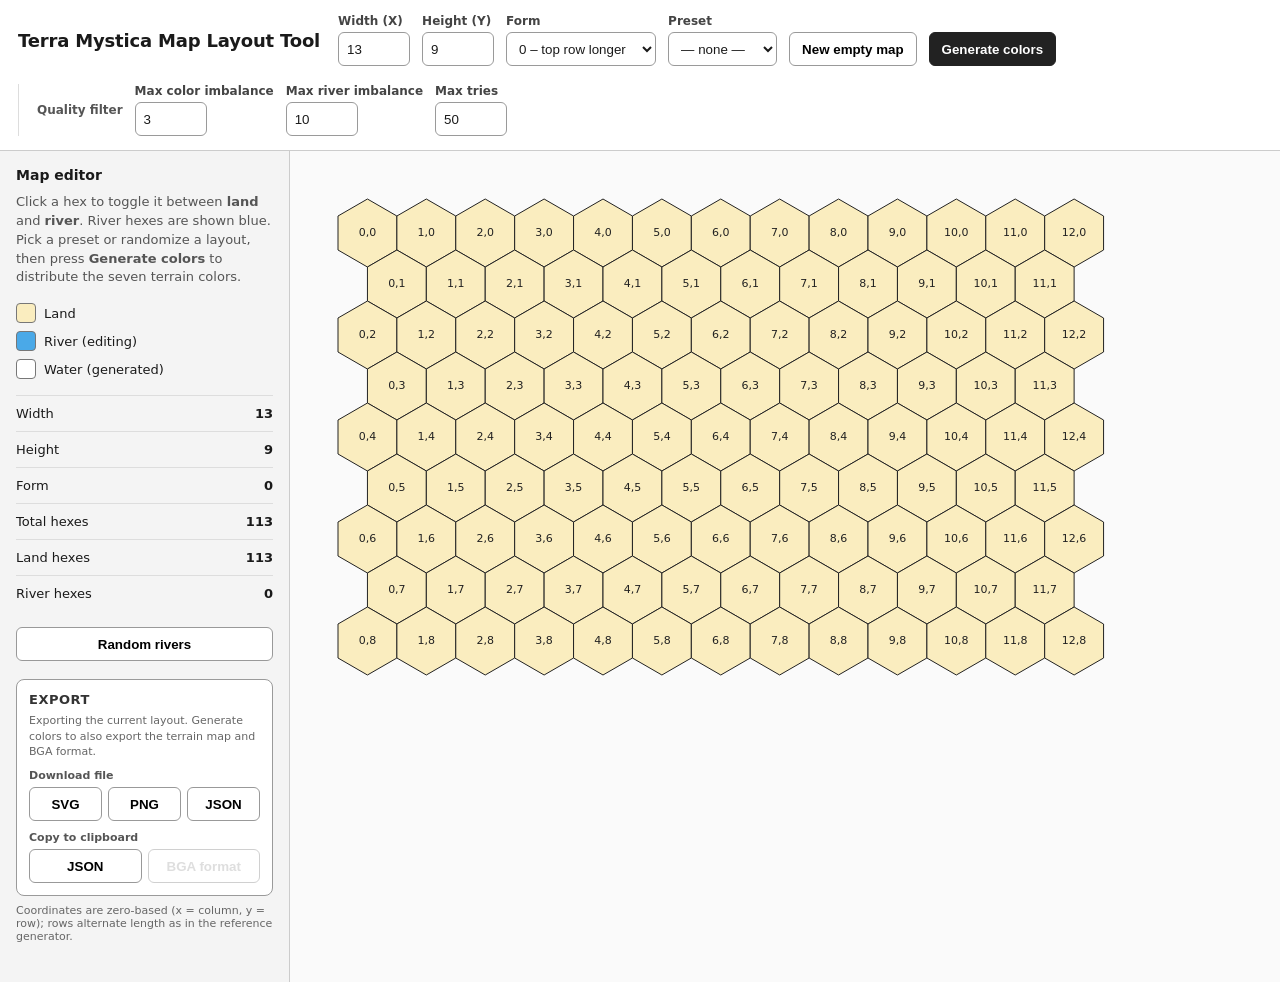
<file: index.html>
<!doctype html>
<html lang="en">
<head>
    <meta charset="utf-8">
    <meta name="viewport" content="width=device-width,initial-scale=1">
    <title>Terra Mystica Map Layout Tool</title>
    <link rel="stylesheet" href="styles.css">
</head>
<body>
<header>
    <h1>Terra Mystica Map Layout Tool</h1>
    <div class="controls">
        <label>Width (X)<input id="width" type="number" min="1" max="40" value="13"></label>
        <label>Height (Y)<input id="height" type="number" min="1" max="40" value="9"></label>
        <label>Form
            <select id="form">
                <option value="0">0 &ndash; top row longer</option>
                <option value="1">1 &ndash; top row shorter</option>
            </select>
        </label>
        <label>Preset
            <select id="preset">
                <option value="">&mdash; none &mdash;</option>
            </select>
        </label>
        <button id="newMap">New empty map</button>
        <button class="primary" id="generateColors">Generate colors</button>
        <button id="backToLayout" style="display:none">Back to layout</button>
    </div>
    <div class="controls quality-controls">
        <span class="quality-title">Quality filter</span>
        <label title="Maximum how far any color count may deviate from an even share of the land hexes.">Max color imbalance<input id="maxColorImbalance" type="number" min="0" step="0.5" value="3"></label>
        <label title="Maximum how much more river access the luckiest color may have over the average color.">Max river imbalance<input id="maxRiverImbalance" type="number" min="0" step="0.5" value="10"></label>
        <label title="How many maps to try before giving up and showing the best attempt.">Max tries<input id="maxTries" type="number" min="1" max="1000" value="50"></label>
    </div>
</header>

<main>
    <aside>
        <h2>Map editor</h2>
        <p class="hint" id="editHint">
            Click a hex to toggle it between <b>land</b> and <b>river</b>.
            River hexes are shown blue. Pick a preset or randomize a layout, then
            press <b>Generate colors</b> to distribute the seven terrain colors.
        </p>
        <p class="hint" id="swapHint" style="display:none">
            Colors generated. Click <b>exactly two land hexes</b> to swap them
            (water hexes cannot be swapped). Click a selected hex again to deselect it.
        </p>

        <div class="legend">
            <div class="swatch"><i id="landSwatch" style="background:#faedbf"></i> Land</div>
            <div class="swatch"><i style="background:#4aa9e8"></i> River (editing)</div>
            <div class="swatch"><i style="background:#ffffff"></i> Water (generated)</div>
        </div>

        <div class="stat"><span>Width</span><b id="statW">13</b></div>
        <div class="stat"><span>Height</span><b id="statH">9</b></div>
        <div class="stat"><span>Form</span><b id="statForm">0</b></div>
        <div class="stat"><span>Total hexes</span><b id="statTotal">117</b></div>
        <div class="stat"><span>Land hexes</span><b id="statLand">117</b></div>
        <div class="stat"><span>River hexes</span><b id="statRiver">0</b></div>

        <div id="swapStatus"></div>

        <div id="qualityReport" class="quality-report" style="display:none"></div>

        <div class="actions">
            <button id="randomRivers">Random rivers</button>
            <button id="reevaluate" style="display:none" title="Re-check the current map (including any hex swaps) against the quality thresholds.">Re-evaluate map</button>
        </div>

        <div class="export" id="exportSection">
            <h3 class="export-title">Export</h3>
            <p class="export-hint" id="exportHint">Exporting the current layout. Generate colors to also export the terrain map and BGA format.</p>
            <div class="export-group">
                <span class="export-label">Download file</span>
                <div class="export-buttons">
                    <button id="exportSvg" title="Download the map as a vector SVG image.">SVG</button>
                    <button id="exportPng" title="Download the map as a PNG image.">PNG</button>
                    <button id="exportJson" title="Download the map data as JSON.">JSON</button>
                </div>
            </div>
            <div class="export-group">
                <span class="export-label">Copy to clipboard</span>
                <div class="export-buttons">
                    <button id="copyJson" title="Copy the map data as JSON.">JSON</button>
                    <button id="copyBga" disabled title="Generate colors first to copy the BGA format.">BGA format</button>
                </div>
            </div>
        </div>
        <p class="small">Coordinates are zero-based (x = column, y = row); rows alternate length as in the reference generator.</p>
    </aside>

    <section id="canvasWrap">
        <svg id="map" xmlns="http://www.w3.org/2000/svg" aria-label="Hex map"></svg>
    </section>
</main>

<!-- Services (no external dependencies) -->
<script src="src/services/colors.js"></script>
<script src="src/services/hexGeometry.js"></script>
<script src="src/services/terrainMapGenerator.js"></script>
<script src="src/services/layoutGenerator.js"></script>
<!-- UI -->
<script src="src/ui/mapRenderer.js"></script>
<script src="src/ui/app.js"></script>
</body>
</html>
</file>
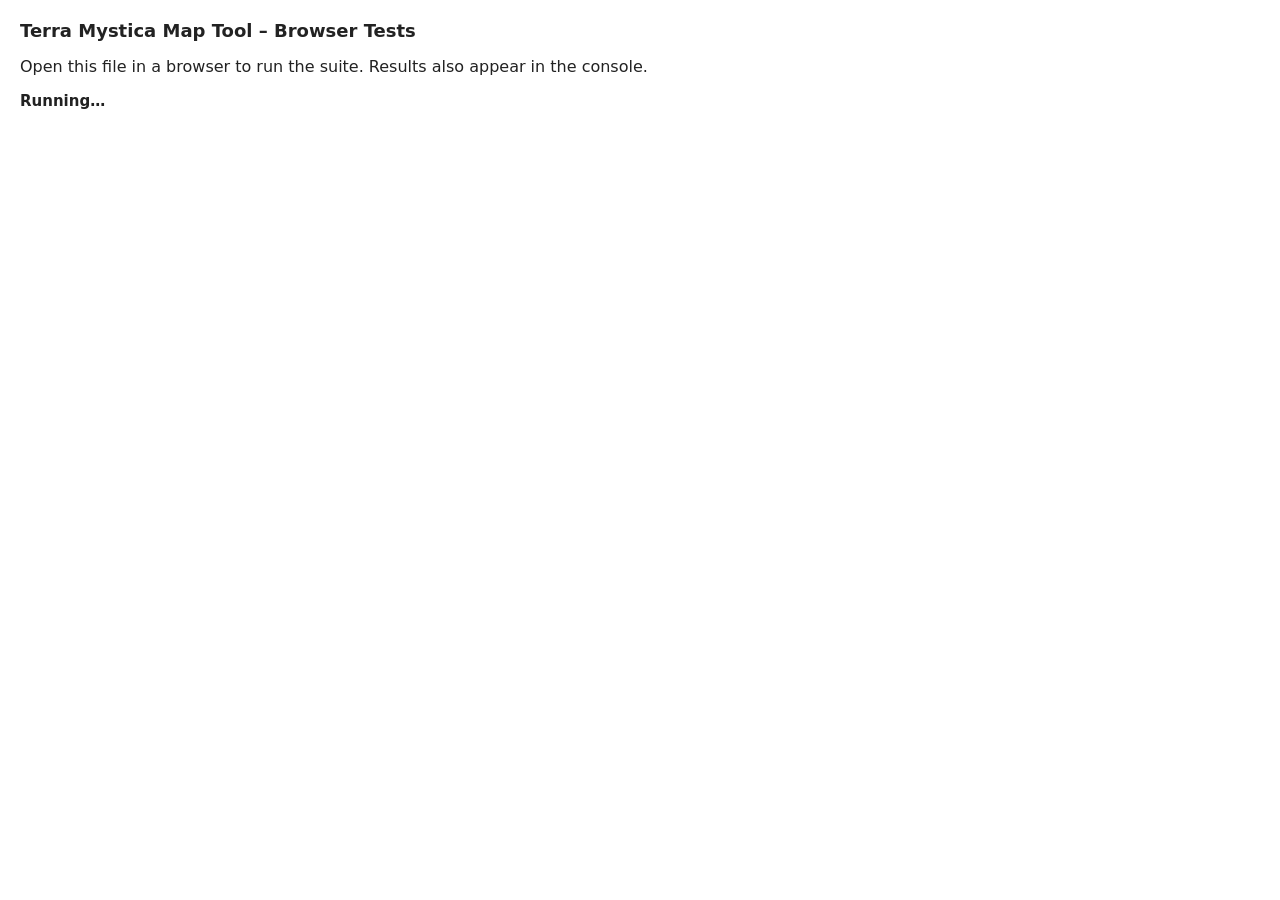
<file: test/index.html>
<!doctype html>
<html lang="en">
<head>
    <meta charset="utf-8">
    <meta name="viewport" content="width=device-width,initial-scale=1">
    <title>Terra Mystica Map Tool &ndash; Tests</title>
    <style>
        body { margin: 20px; font-family: system-ui, -apple-system, Segoe UI, sans-serif; color: #222; }
        h1 { font-size: 18px; }
        #summary { font-size: 15px; font-weight: 700; margin: 10px 0 16px; }
        #summary.ok { color: #2e7d32; }
        #summary.bad { color: #c62828; }
        #results { font-family: ui-monospace, SFMono-Regular, Menlo, monospace; font-size: 12px; line-height: 1.6; }
        #results .pass { color: #2e7d32; }
        #results .fail { color: #c62828; font-weight: 700; }
        /* The controller needs its DOM to exist; keep it off-screen for the test page. */
        #appDom { position: absolute; left: -10000px; top: 0; width: 1px; height: 1px; overflow: hidden; }
    </style>
</head>
<body>
<h1>Terra Mystica Map Tool &ndash; Browser Tests</h1>
<p>Open this file in a browser to run the suite. Results also appear in the console.</p>
<div id="summary">Running&hellip;</div>
<div id="results"></div>

<!-- Hidden DOM required by the app controller (app.js) to initialize. -->
<div id="appDom" aria-hidden="true">
    <input id="width" type="number" value="13">
    <input id="height" type="number" value="9">
    <select id="form">
        <option value="0">0</option>
        <option value="1">1</option>
    </select>
    <select id="preset"></select>
    <button id="newMap"></button>
    <button id="generateColors"></button>
    <button id="backToLayout"></button>
    <button id="randomRivers"></button>
    <button id="exportSvg"></button>
    <button id="exportPng"></button>
    <button id="exportJson"></button>
    <button id="copyJson"></button>
    <button id="copyBga"></button>
    <span id="statW"></span>
    <span id="statH"></span>
    <span id="statForm"></span>
    <span id="statTotal"></span>
    <span id="statLand"></span>
    <span id="statRiver"></span>
    <i id="landSwatch"></i>
    <p id="editHint"></p>
    <p id="swapHint"></p>
    <div id="swapStatus"></div>
    <svg id="map" xmlns="http://www.w3.org/2000/svg" aria-label="Hex map"></svg>
</div>

<!-- Services (no external dependencies) -->
<script src="../src/services/colors.js"></script>
<script src="../src/services/hexGeometry.js"></script>
<script src="../src/services/terrainMapGenerator.js"></script>
<script src="../src/services/layoutGenerator.js"></script>
<!-- UI -->
<script src="../src/ui/mapRenderer.js"></script>
<script src="../src/ui/app.js"></script>
<!-- Test runner -->
<script src="tests.js"></script>
</body>
</html>
</file>
<file: styles.css>
:root { --panel:#f4f4f4; --border:#9a9a9a; --text:#1a1a1a; --land:#faedbf; --river:#4aa9e8; --accent:#1565c0; }
* { box-sizing:border-box; }
body { margin:0; font-family:system-ui,-apple-system,Segoe UI,sans-serif; color:var(--text); background:#fff; -webkit-font-smoothing:antialiased; text-rendering:optimizeLegibility; }
header { padding:14px 18px; border-bottom:1px solid #ccc; box-shadow:0 1px 3px rgba(0,0,0,.06); display:flex; gap:18px; align-items:center; flex-wrap:wrap; }
header h1 { font-size:18px; margin:0; font-weight:700; letter-spacing:-.01em; }
.controls { display:flex; gap:12px; align-items:end; flex-wrap:wrap; }
label { font-size:12px; font-weight:600; color:#444; display:flex; flex-direction:column; gap:4px; }
input[type=number], input[type=color], select { height:34px; border:1px solid var(--border); border-radius:6px; background:#fff; font-weight:400; color:var(--text); transition:border-color .12s, box-shadow .12s; }
input[type=number] { width:72px; padding:4px 8px; }
input[type=color] { width:52px; padding:2px; }
select { padding:4px 8px; }
input[type=number]:focus, input[type=color]:focus, select:focus { outline:none; border-color:var(--accent); box-shadow:0 0 0 3px rgba(21,101,192,.18); }
button { height:34px; padding:0 12px; border:1px solid #999; border-radius:6px; background:#fff; cursor:pointer; font-weight:600; transition:background .12s, border-color .12s, box-shadow .12s; }
button:hover:not(:disabled) { background:#eee; border-color:#777; }
button:focus-visible { outline:none; box-shadow:0 0 0 3px rgba(21,101,192,.25); }
button:active:not(:disabled) { transform:translateY(1px); }
button:disabled { opacity:.45; cursor:not-allowed; }
button.primary { background:#222; color:#fff; border-color:#222; }
button.primary:hover:not(:disabled) { background:#000; border-color:#000; }
main { display:flex; height:calc(100vh - 69px); min-height:500px; }
aside { width:290px; padding:16px; border-right:1px solid #ccc; background:var(--panel); overflow:auto; }
aside h2 { font-size:14px; margin:0 0 10px; }
.hint { font-size:13px; line-height:1.45; color:#555; margin:0 0 16px; }
.stat { padding:10px 0; border-top:1px solid #ddd; font-size:13px; display:flex; justify-content:space-between; }
.legend { margin:16px 0; display:grid; gap:8px; }
.swatch { display:flex; align-items:center; gap:8px; font-size:13px; }
.swatch i { width:20px; height:20px; border:1px solid #777; border-radius:4px; display:inline-block; }
.actions { display:grid; gap:8px; margin-top:16px; }
.actions .sep { border-top:1px solid #ddd; margin:4px 0; }
.export { margin-top:18px; padding:12px; border:1px solid var(--border); border-radius:8px; background:#fff; }
.export-title { font-size:13px; margin:0 0 6px; text-transform:uppercase; letter-spacing:.04em; color:#333; }
.export-hint { font-size:11px; line-height:1.4; color:#666; margin:0 0 10px; }
.export-group { margin-top:10px; }
.export-group:first-of-type { margin-top:0; }
.export-label { display:block; font-size:11px; font-weight:600; color:#555; margin-bottom:5px; }
.export-buttons { display:flex; flex-wrap:wrap; gap:6px; }
.export-buttons button { flex:1 1 0; min-width:56px; }
#swapStatus { font-size:12px; color:#333; margin-top:8px; font-weight:600; }
.quality-controls { padding-left:18px; border-left:1px solid #ddd; }
.quality-title { align-self:center; font-size:12px; font-weight:600; color:#555; }
.quality-report { margin-top:10px; padding:10px; border:1px solid var(--border); border-radius:6px; font-size:12px; background:#fff; }
.quality-report.ok { border-color:#2e7d32; background:#eef8ef; }
.quality-report.bad { border-color:#c62828; background:#fdeeee; }
.quality-head { font-weight:600; margin-bottom:4px; }
.quality-head.ok { color:#2e7d32; }
.quality-head.bad { color:#c62828; }
.quality-metrics { color:#444; margin-top:6px; display:grid; gap:8px; }
.metric { border-top:1px solid #e6e6e6; padding-top:6px; }
.metric:first-child { border-top:none; padding-top:0; }
.metric-line { display:flex; align-items:baseline; gap:6px; }
.metric-name { font-weight:600; color:#333; }
.metric-value { font-weight:700; font-variant-numeric:tabular-nums; color:#111; }
.metric-max { color:#888; font-size:11px; }
.metric-explain { margin-top:2px; color:#666; line-height:1.4; }
.quality-stale { margin-bottom:6px; padding:5px 7px; border-radius:4px; background:#fff6e0; border:1px solid #e0b64a; color:#7a5b00; font-weight:600; }
.quality-fails-title { margin-top:6px; font-weight:600; color:#555; }
.quality-fails { margin:4px 0 0; padding-left:18px; color:#555; }
.quality-fails li { margin:2px 0; }
#canvasWrap { flex:1; overflow:auto; background:#fafafa; position:relative; }
svg { display:block; margin:24px; }
.hex { cursor:pointer; transition:filter .08s; }
.hex:hover { filter:brightness(1.08); }
.label { font-size:11px; text-anchor:middle; dominant-baseline:middle; pointer-events:none; }
.small { font-size:11px; color:#666; margin-top:8px; }
@media (max-width:700px) {
    aside { width:230px; }
    main { height:auto; min-height:calc(100vh - 69px); }
}
</file>
